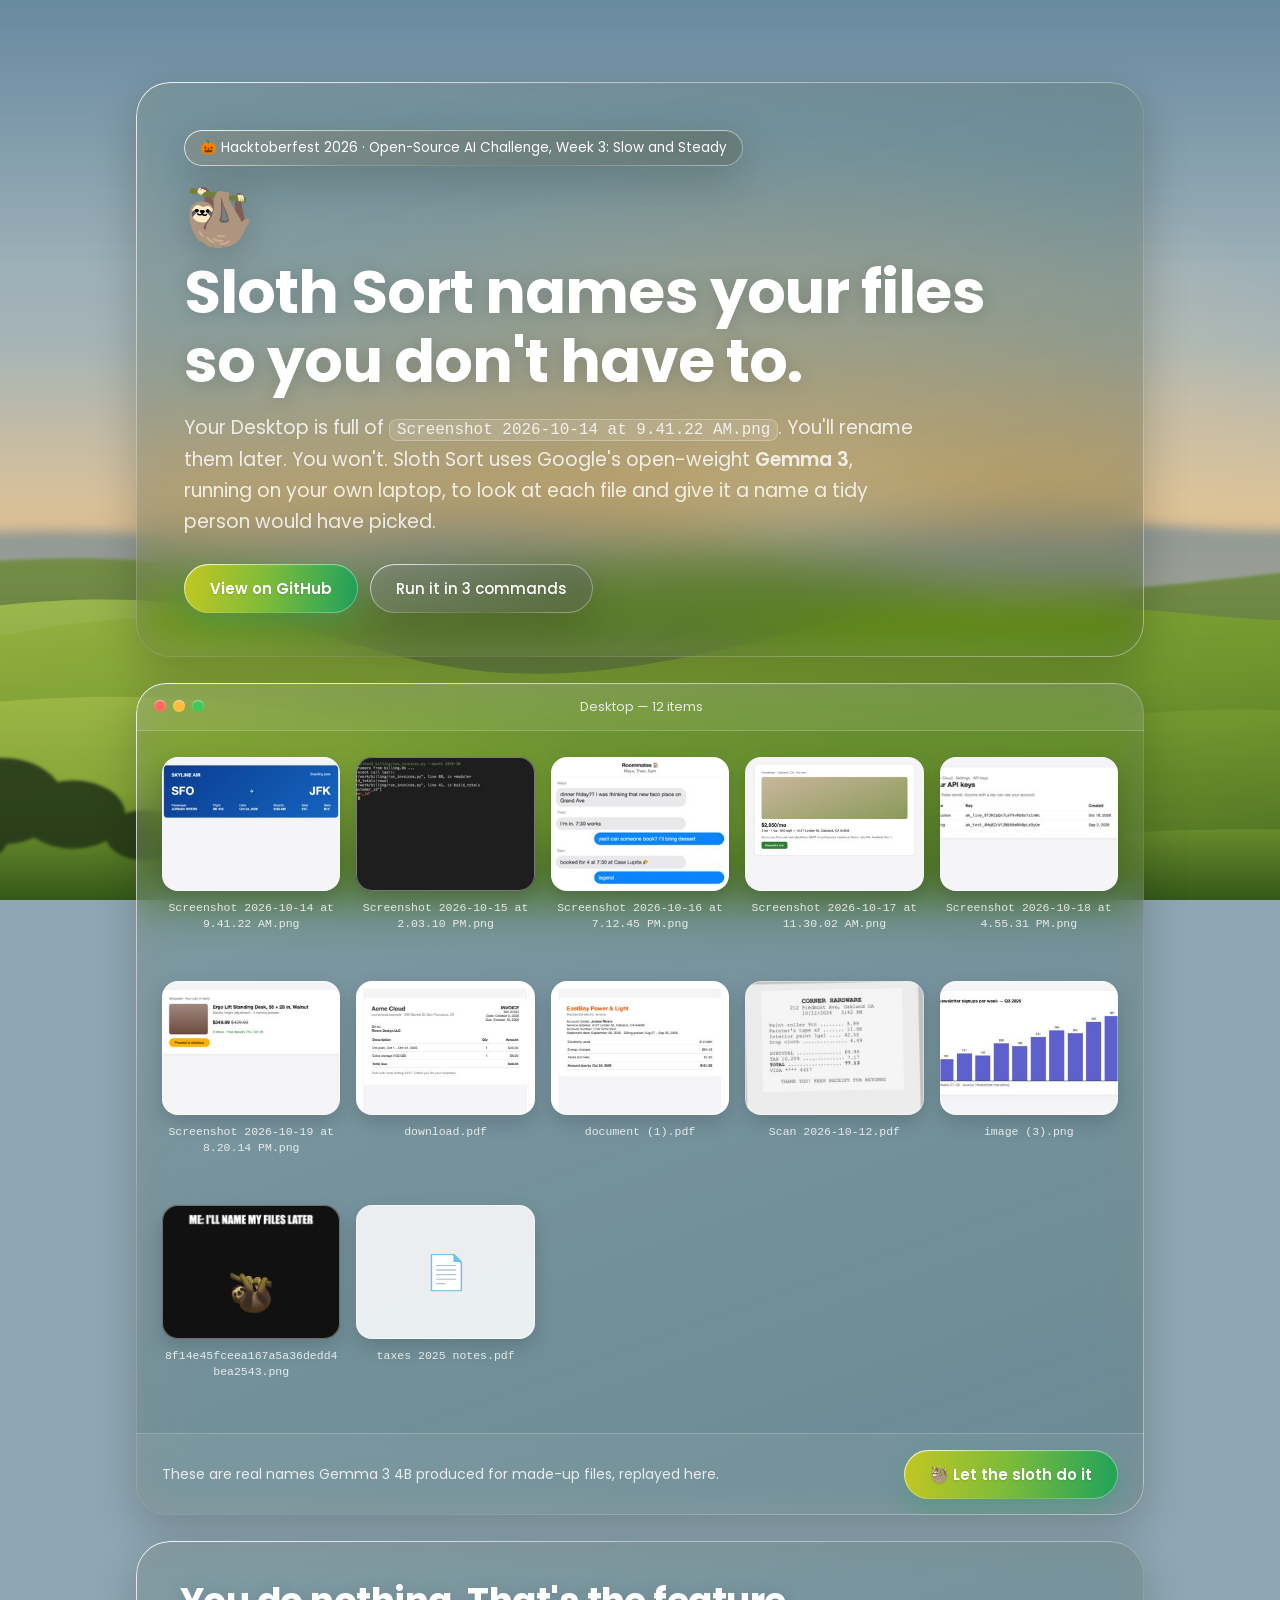
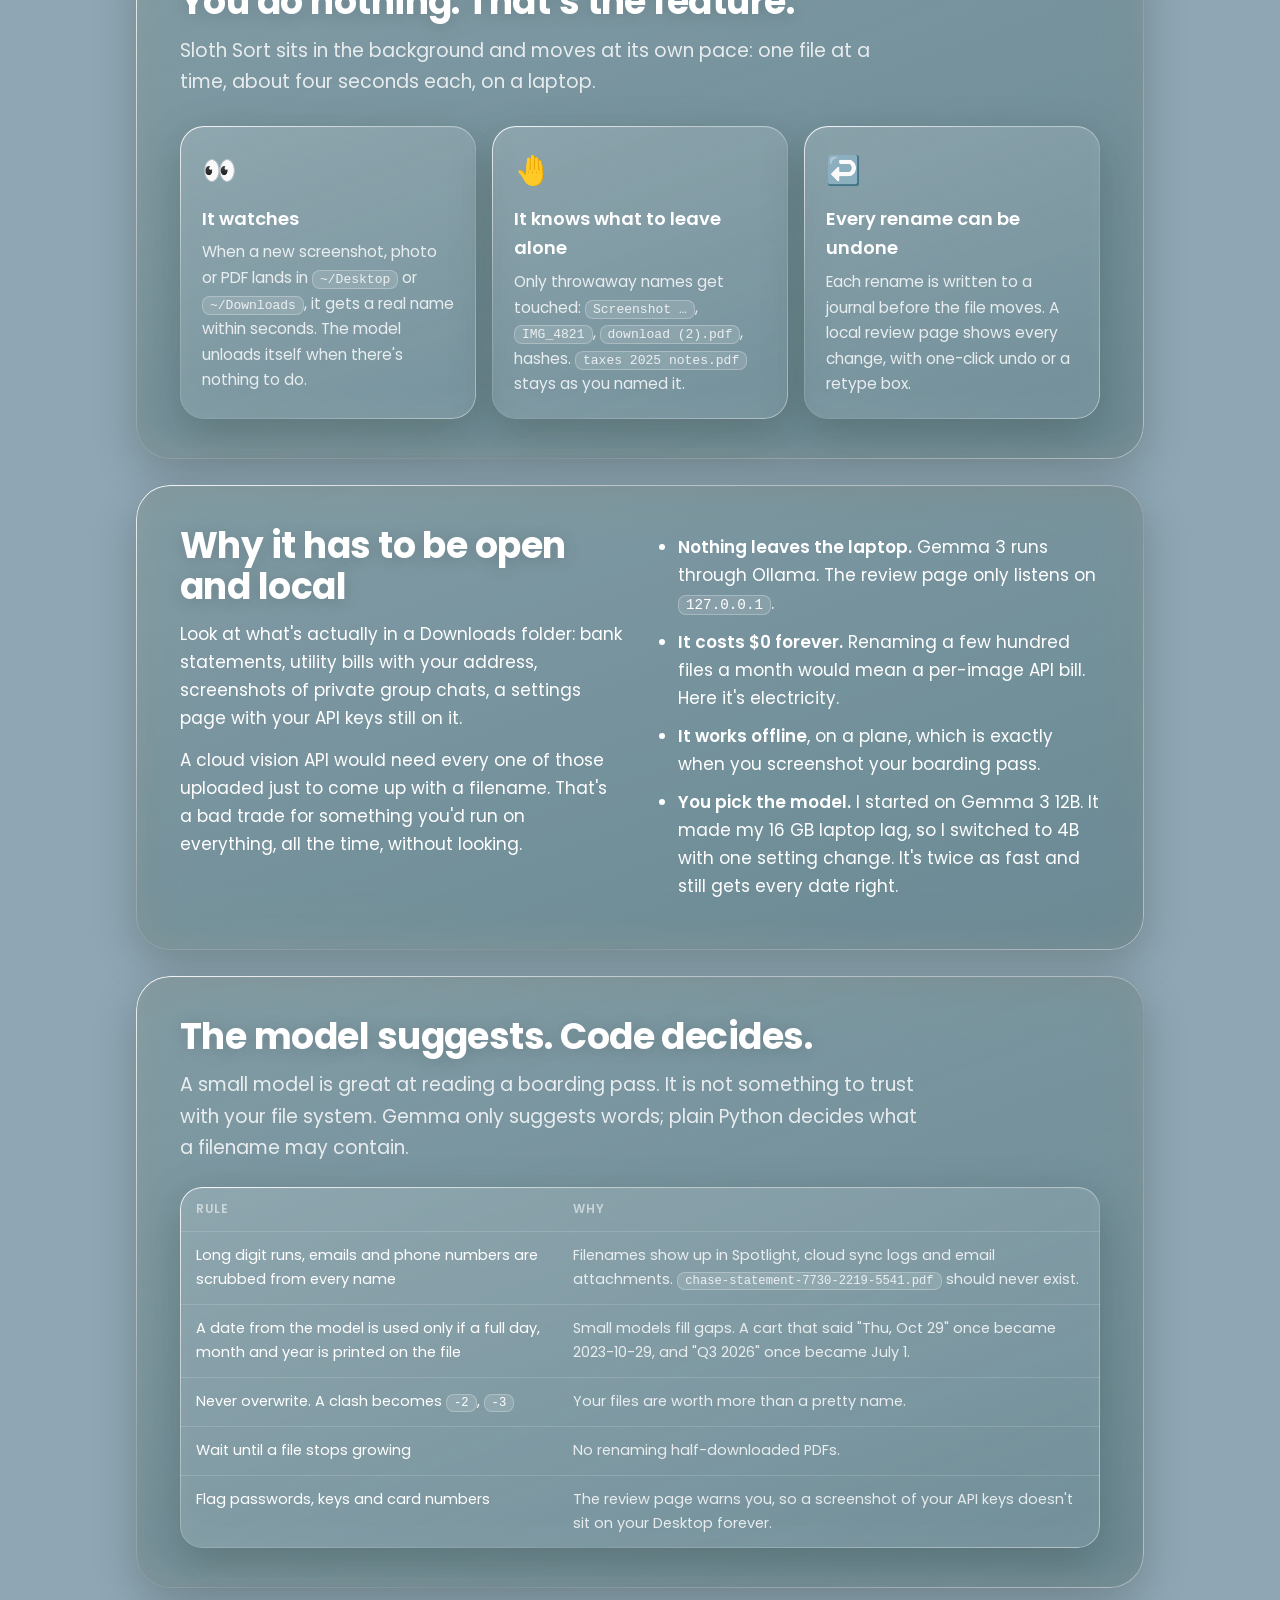
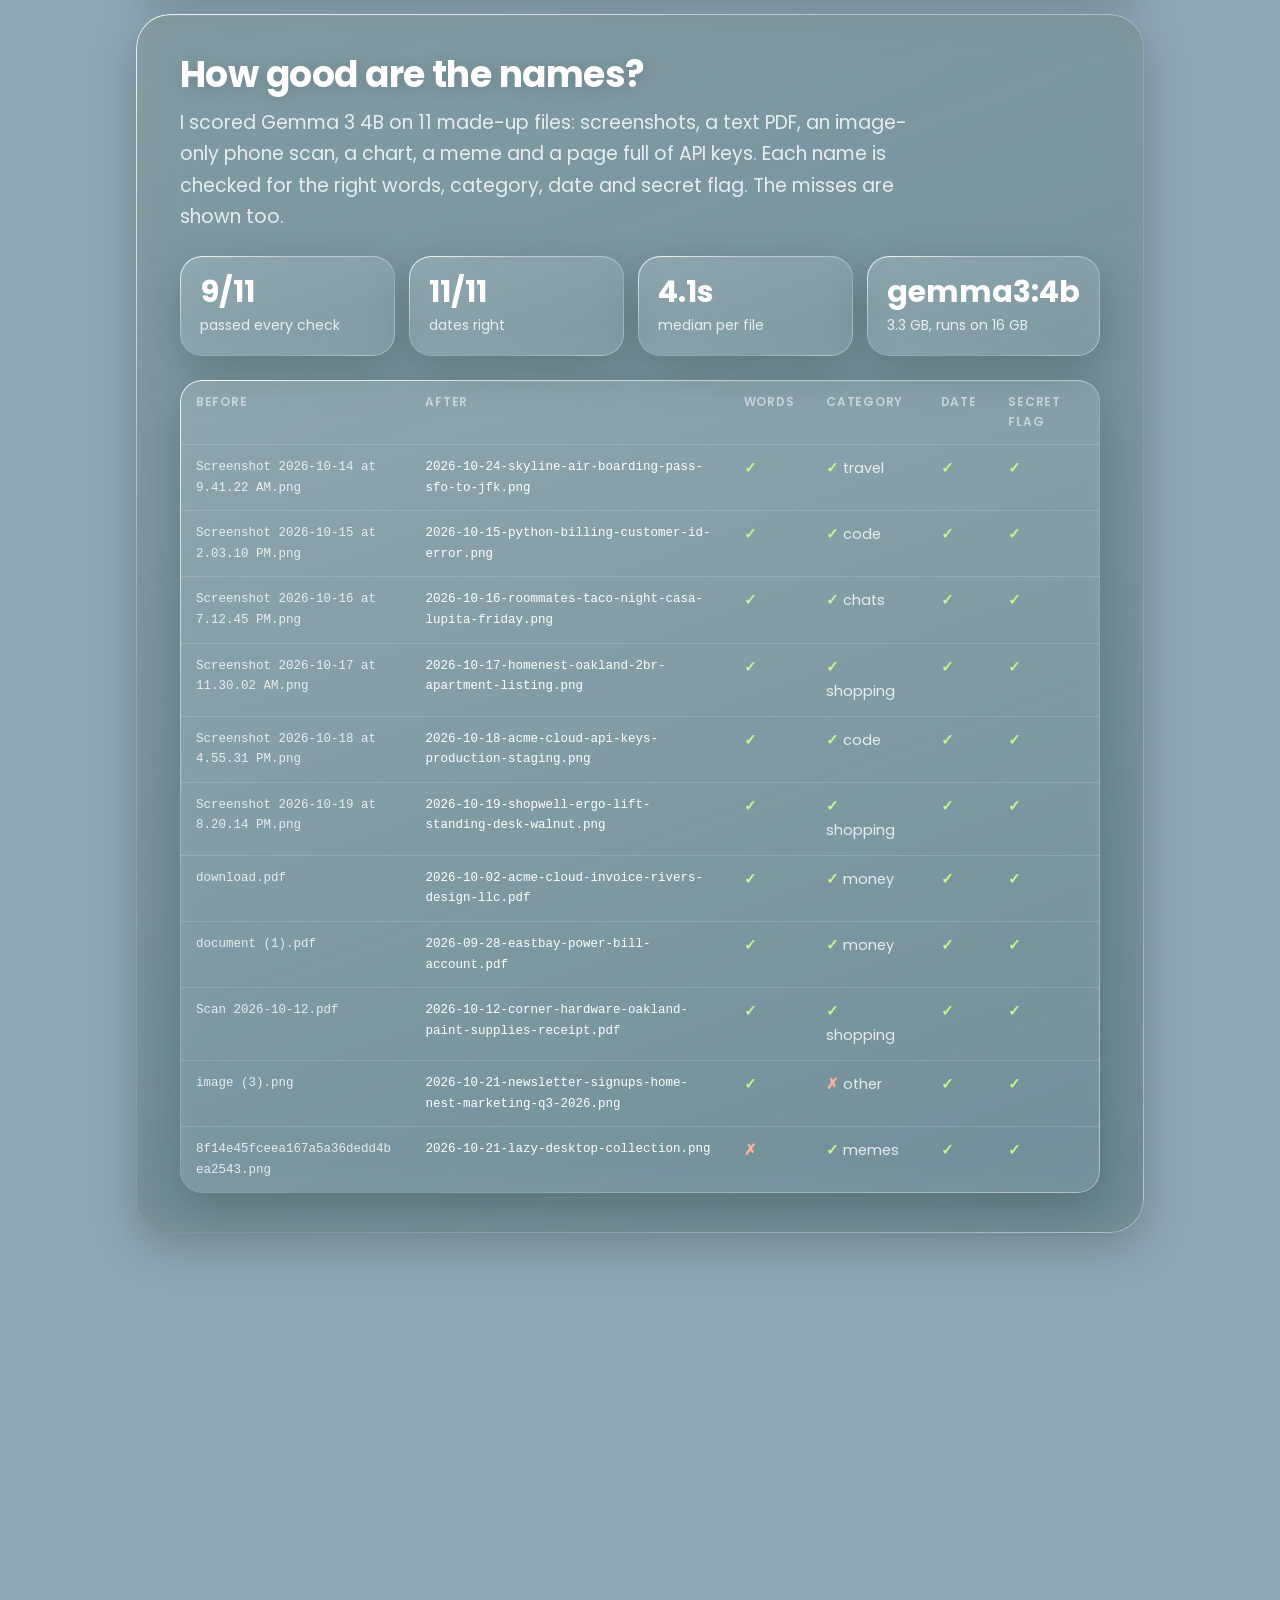
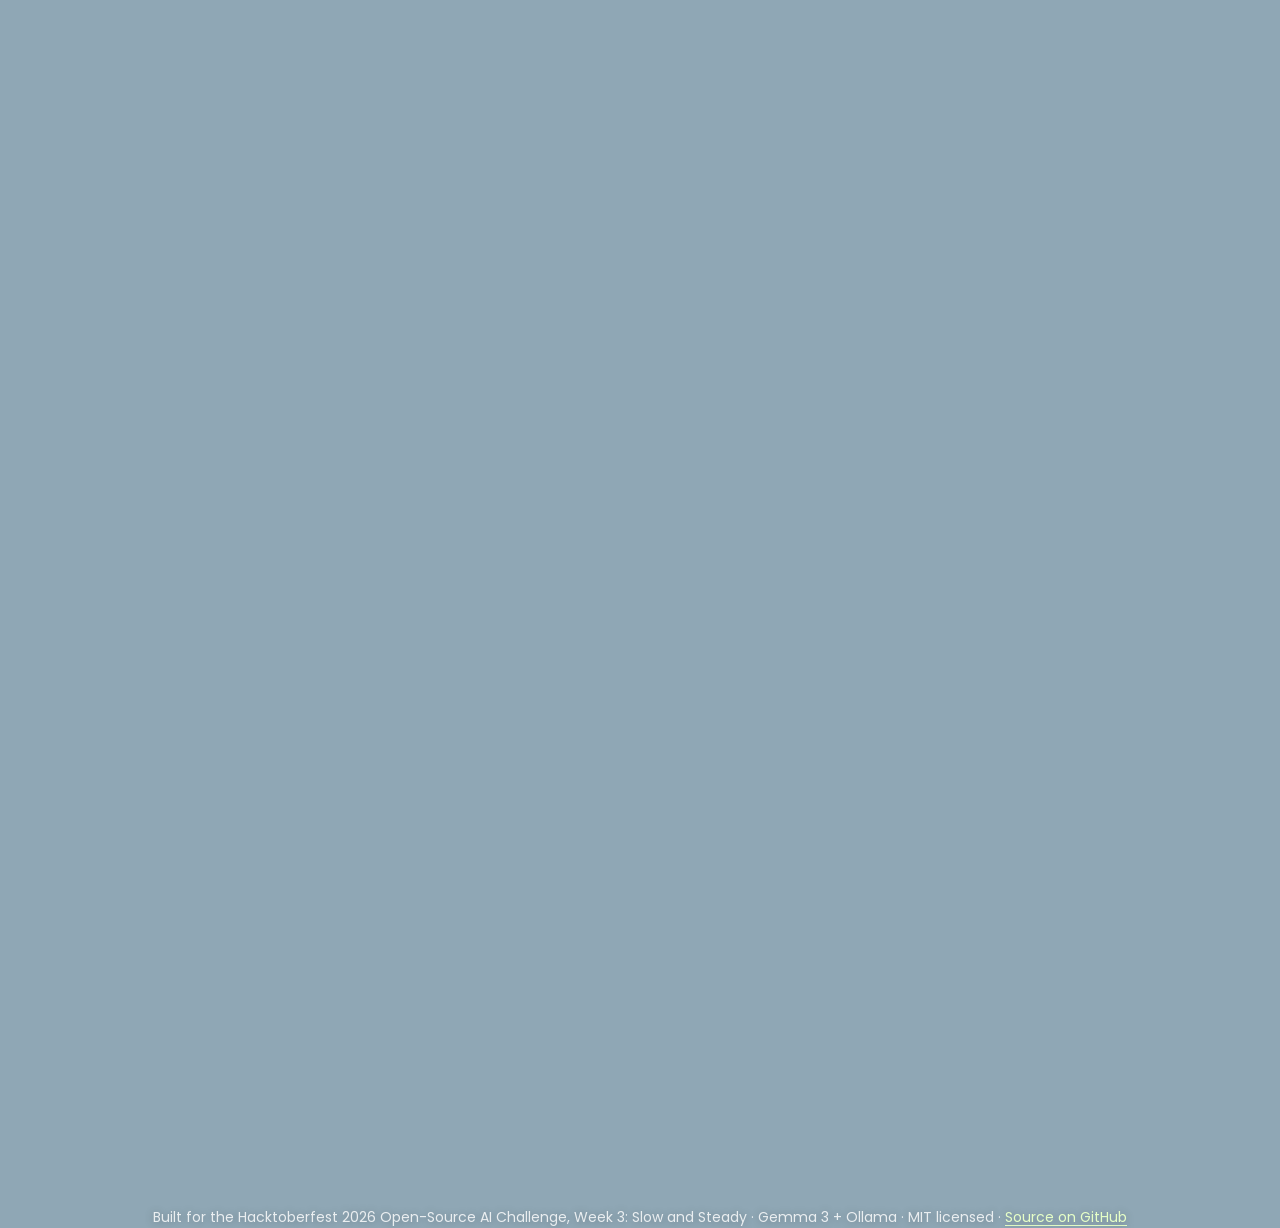
<file: site/index.html>
<!doctype html>
<html lang="en">
<head>
<meta charset="utf-8">
<meta name="viewport" content="width=device-width, initial-scale=1">
<title>Sloth Sort</title>
<meta name="description" content="A local, open-weight model renames the screenshots and PDFs piling up on your Desktop, so you don't have to.">
<link rel="icon" href="data:image/svg+xml,<svg xmlns='http://www.w3.org/2000/svg' viewBox='0 0 100 100'><text y='.9em' font-size='90'>🦥</text></svg>">
<link rel="preconnect" href="https://fonts.googleapis.com">
<link href="https://fonts.googleapis.com/css2?family=Poppins:wght@400;500;600;700&display=swap" rel="stylesheet">
<style>
/* Liquid glass over a soft landscape, matching the app's review page. */
:root {
  --ink: #ffffff;
  --muted: rgba(255, 255, 255, .82);
  --faint: rgba(255, 255, 255, .55);
  --glass: linear-gradient(160deg, rgba(255, 255, 255, .20), rgba(255, 255, 255, .06)), rgba(28, 40, 22, .30);
  --glass-in: linear-gradient(160deg, rgba(255, 255, 255, .14), rgba(255, 255, 255, .04));
  --blur: blur(26px) saturate(175%);
  --rim: linear-gradient(140deg, rgba(255, 255, 255, .85), rgba(255, 255, 255, .16) 32%, rgba(255, 255, 255, .05) 62%, rgba(255, 255, 255, .45));
  --depth: inset 0 1px 1px rgba(255, 255, 255, .38), inset 0 -14px 28px rgba(255, 255, 255, .04), 0 14px 44px rgba(12, 22, 6, .22);
  --green: linear-gradient(95deg, #c3c722 0%, #7dbb3a 48%, #1fa25c 100%);
  --ok: #c9f58f; --no: #ffb39e;
  --warn: #ffd9cc; --warn-bg: rgba(255, 112, 80, .32);
  --ease: cubic-bezier(.22, 1, .36, 1);
  --spring: cubic-bezier(.34, 1.4, .64, 1);
  --mono: ui-monospace, "SF Mono", Menlo, monospace;
  --dusk: rgba(8, 14, 30, 0);
  color-scheme: dark;
}
@media (prefers-color-scheme: dark) { :root:not([data-theme="light"]) { --dusk: rgba(8, 14, 30, .38); } }
:root[data-theme="dark"] { --dusk: rgba(8, 14, 30, .38); }

* { box-sizing: border-box; }
html { -webkit-text-size-adjust: 100%; scroll-behavior: smooth; }
body { margin: 0; background: #8fa7b5; color: var(--ink); font: 17px/1.65 Poppins, "Avenir Next", -apple-system, "Segoe UI", sans-serif; -webkit-font-smoothing: antialiased; }
body::before, body::after { content: ""; position: fixed; inset: 0; z-index: -1; pointer-events: none; }
body::before { background: url("img/landscape.svg") center bottom / cover no-repeat; }
body::after { background: linear-gradient(180deg, rgba(0, 0, 0, .06), rgba(0, 0, 0, 0) 30%, rgba(10, 20, 5, .2)), var(--dusk); }

.wrap { max-width: 1040px; margin: 0 auto; padding: 0 16px; }
h1, h2 { font-weight: 700; letter-spacing: -0.015em; line-height: 1.15; text-shadow: 0 2px 18px rgba(0, 0, 0, .16); }
h1 { font-size: clamp(36px, 6vw, 60px); margin: 0 0 16px; }
h2 { font-size: clamp(26px, 4vw, 36px); margin: 0 0 12px; }
h3 { margin: 0 0 6px; font-size: 18px; font-weight: 600; }
p { margin: 0 0 14px; }
a { color: #e6ffc7; text-underline-offset: 3px; transition: color .4s var(--ease); }
a:hover { color: #fff; }
b { font-weight: 600; }
code { font-family: var(--mono); font-size: .84em; background: rgba(255, 255, 255, .12); box-shadow: inset 0 0 0 1px rgba(255, 255, 255, .26); padding: 2px 8px; border-radius: 8px; overflow-wrap: anywhere; }
.muted { color: var(--muted); }
.lead { font-size: 19px; color: var(--muted); max-width: 740px; }

/* ---------- glass ---------- */
.panel, .window, .badge, .btn, .card, .stat, .table-wrap, pre, .shot {
  position: relative;
  box-shadow: var(--depth);
}
.panel, .window, .badge, .btn.ghost {
  background: var(--glass);
  -webkit-backdrop-filter: var(--blur);
  backdrop-filter: var(--blur);
}
/* Inside a panel the glass is already blurred, so nested pieces only add a light sheen. */
.card, .stat, .table-wrap, pre { background: var(--glass-in); }
.panel::after, .window::after, .badge::after, .btn::after, .card::after, .stat::after, .table-wrap::after, pre::after {
  content: ""; position: absolute; inset: 0; border-radius: inherit; padding: 1px; background: var(--rim);
  -webkit-mask: linear-gradient(#000 0 0) content-box, linear-gradient(#000 0 0);
  -webkit-mask-composite: xor; mask-composite: exclude; pointer-events: none;
}
.panel { border-radius: 34px; padding: 40px 44px; margin: 26px auto; max-width: 1008px; }
.reveal { opacity: 0; transform: translateY(22px) scale(.99); transition: opacity 1s var(--ease), transform 1s var(--ease); }
.reveal.in { opacity: 1; transform: none; }

/* ---------- hero ---------- */
.hero-wrap { padding-top: 56px; }
.hero { padding: 48px 48px 44px; }
.badge { display: inline-flex; gap: 8px; align-items: center; font-size: 13.5px; color: var(--ink); padding: 7px 16px; border-radius: 999px; margin-bottom: 24px; }
.sloth { font-size: 56px; line-height: 1; display: block; margin-bottom: 12px; filter: drop-shadow(0 8px 18px rgba(0, 0, 0, .2)); animation: sway 6s ease-in-out infinite; transform-origin: 50% 0; width: max-content; }
@keyframes sway { 50% { transform: rotate(4deg); } }
.cta { display: flex; gap: 12px; flex-wrap: wrap; margin-top: 26px; }
.btn {
  display: inline-flex; align-items: center; gap: 8px; font: 600 15px Poppins, "Avenir Next", sans-serif;
  padding: 13px 26px; border-radius: 999px; text-decoration: none; cursor: pointer; border: 0;
  background: var(--green); color: #fff; text-shadow: 0 1px 2px rgba(0, 0, 0, .12);
  box-shadow: inset 0 1px 1px rgba(255, 255, 255, .45), 0 10px 26px rgba(31, 162, 92, .32);
  transition: transform .45s var(--spring), filter .45s var(--ease), background .45s var(--ease);
}
.btn.ghost { color: var(--ink); font-weight: 500; text-shadow: none; box-shadow: var(--depth); }
.btn:hover { color: #fff; transform: translateY(-1px) scale(1.03); filter: brightness(1.06); }
.btn:active { transform: scale(.96); transition-duration: .15s; }
.btn:disabled { opacity: .6; cursor: default; transform: none; }
.btn:focus-visible { outline: 2px solid rgba(255, 255, 255, .85); outline-offset: 3px; }

/* ---------- the desktop window ---------- */
.demo { margin: 26px auto; }
.window { border-radius: 30px; overflow: hidden; }
.bar { display: flex; align-items: center; gap: 8px; padding: 13px 18px; background: rgba(255, 255, 255, .08); border-bottom: 1px solid rgba(255, 255, 255, .18); font-size: 13px; color: var(--muted); }
.dots { display: flex; gap: 7px; }
.dots i { width: 12px; height: 12px; border-radius: 50%; background: #ff6b5f; box-shadow: inset 0 1px 1px rgba(255, 255, 255, .5); }
.dots i:nth-child(2) { background: #ffbd3e; } .dots i:nth-child(3) { background: #3fc958; }
.bar .title { flex: 1; text-align: center; margin-right: 56px; }
.grid { display: grid; grid-template-columns: repeat(auto-fill, minmax(170px, 1fr)); gap: 22px 16px; padding: 26px; }
.file { text-align: center; font-size: 12.5px; position: relative; }
.file .pic { width: 100%; aspect-ratio: 4/3; border-radius: 16px; background: rgba(255, 255, 255, .85) center top / cover no-repeat; box-shadow: inset 0 0 0 1px rgba(255, 255, 255, .4), 0 8px 20px rgba(0, 0, 0, .16); transition: transform .7s var(--spring), box-shadow .7s var(--ease); }
.file .name { margin-top: 9px; font-family: var(--mono); font-size: 11.5px; line-height: 1.4; overflow-wrap: anywhere; min-height: 2.8em; color: var(--muted); transition: color .6s var(--ease); }
.file .chip { display: inline-block; margin-top: 5px; font-size: 11px; padding: 2px 10px; border-radius: 999px; background: rgba(185, 242, 122, .24); color: #eaffd4; box-shadow: inset 0 0 0 1px rgba(255, 255, 255, .22); opacity: 0; transform: translateY(4px); transition: opacity .6s var(--ease), transform .6s var(--ease); }
.file.reading .pic { transform: scale(1.05); box-shadow: 0 0 0 3px rgba(255, 223, 128, .85), 0 14px 30px rgba(0, 0, 0, .22); }
.file.reading .name::after { content: " · reading…"; color: #ffe39a; font-family: Poppins, sans-serif; }
.file.done .name { color: #fff; font-weight: 600; animation: pop .7s var(--spring); }
.file.done .chip { opacity: 1; transform: none; }
.file.kept .name { color: #fff; }
@keyframes pop { from { transform: scale(.92); opacity: .3; } }
.file .warn { position: absolute; top: 8px; right: 8px; z-index: 1; font-size: 11px; background: var(--warn-bg); color: var(--warn); padding: 2px 9px; border-radius: 999px; -webkit-backdrop-filter: blur(8px); backdrop-filter: blur(8px); opacity: 0; transition: opacity .6s var(--ease); }
.file.done .warn { opacity: 1; }
.controls { display: flex; justify-content: space-between; align-items: center; gap: 12px; flex-wrap: wrap; padding: 16px 26px; border-top: 1px solid rgba(255, 255, 255, .18); background: rgba(255, 255, 255, .06); }
.controls .status { font-size: 14px; color: var(--muted); }

/* ---------- cards, tables, stats ---------- */
.cards { display: grid; grid-template-columns: repeat(3, 1fr); gap: 16px; margin-top: 28px; }
.card { border-radius: 24px; padding: 22px; transition: transform .6s var(--ease); }
.card:hover, .stat:hover { transform: translateY(-3px); }
.card .ico { font-size: 28px; display: block; margin-bottom: 10px; }
.card p { color: var(--muted); font-size: 15.5px; margin: 0; }
.table-wrap { overflow-x: auto; border-radius: 22px; margin-top: 24px; }
table { width: 100%; border-collapse: collapse; font-size: 14.5px; }
th, td { text-align: left; padding: 12px 16px; border-bottom: 1px solid rgba(255, 255, 255, .14); vertical-align: top; }
tr:last-child td { border-bottom: 0; }
th { font-size: 12px; text-transform: uppercase; letter-spacing: .06em; color: var(--faint); font-weight: 600; }
td.mono { font-family: var(--mono); font-size: 12.5px; overflow-wrap: anywhere; }
#evaltable { min-width: 760px; }
.ok { color: var(--ok); font-weight: 600; } .no { color: var(--no); font-weight: 600; }
.stats { display: grid; grid-template-columns: repeat(4, 1fr); gap: 14px; margin-top: 24px; }
.stat { border-radius: 22px; padding: 18px 20px; transition: transform .6s var(--ease); }
.stat b { display: block; font-size: 30px; font-weight: 700; line-height: 1.2; }
.stat span { font-size: 14px; color: var(--muted); }

.shot { width: 100%; border-radius: 22px; margin-top: 26px; display: block; }
pre { border-radius: 20px; padding: 18px 22px; overflow-x: auto; font: 14px/1.7 var(--mono); }
.two { display: grid; grid-template-columns: 1fr 1fr; gap: 36px; align-items: start; }
ul.plain { padding-left: 20px; margin: 0; } ul.plain li { margin-bottom: 10px; }
footer { padding: 30px 16px 60px; color: var(--muted); font-size: 14px; text-align: center; text-shadow: 0 1px 10px rgba(0, 0, 0, .3); }

@media (max-width: 760px) {
  body { font-size: 16px; }
  .panel { margin: 16px 0; padding: 28px 22px; border-radius: 28px; }
  .hero { padding: 32px 22px 30px; }
  .hero-wrap { padding-top: 24px; }
  .cards, .two { grid-template-columns: 1fr; }
  .stats { grid-template-columns: 1fr 1fr; }
  .grid { grid-template-columns: repeat(2, 1fr); padding: 16px; gap: 16px 12px; }
  .bar .title { margin-right: 0; }
  .lead { font-size: 17px; }
}
@media (prefers-reduced-motion: reduce) {
  *, *::before, *::after { animation: none !important; transition: none !important; }
  .reveal { opacity: 1; transform: none; }
}
</style>
</head>
<body>

<div class="wrap hero-wrap"><header class="panel hero">
  <span class="badge">🎃 Hacktoberfest 2026 · Open-Source AI Challenge, Week 3: Slow and Steady</span>
  <span class="sloth" aria-hidden="true">🦥</span>
  <h1>Sloth Sort names your files<br>so you don't have to.</h1>
  <p class="lead">Your Desktop is full of <code>Screenshot 2026-10-14 at 9.41.22 AM.png</code>. You'll rename them later. You won't. Sloth Sort uses Google's open-weight <b>Gemma 3</b>, running on your own laptop, to look at each file and give it a name a tidy person would have picked.</p>
  <div class="cta">
    <a class="btn" href="https://github.com/ErikDallaqyan/hacktoberfest-project">View on GitHub</a>
    <a class="btn ghost" href="#run">Run it in 3 commands</a>
  </div>
</header></div>

<section class="wrap demo" aria-label="Demo">
  <div class="window">
    <div class="bar"><span class="dots" aria-hidden="true"><i></i><i></i><i></i></span><span class="title">Desktop — <span id="count">11</span> items</span></div>
    <div class="grid" id="grid"></div>
    <div class="controls">
      <span class="status" id="status">These are real names Gemma 3 4B produced for made-up files, replayed here.</span>
      <button class="btn" id="go" type="button">🦥 Let the sloth do it</button>
    </div>
  </div>
</section>

<div class="wrap"><section class="panel reveal">
  <h2>You do nothing. That's the feature.</h2>
  <p class="lead">Sloth Sort sits in the background and moves at its own pace: one file at a time, about four seconds each, on a laptop.</p>
  <div class="cards">
    <div class="card"><span class="ico">👀</span><h3>It watches</h3><p>When a new screenshot, photo or PDF lands in <code>~/Desktop</code> or <code>~/Downloads</code>, it gets a real name within seconds. The model unloads itself when there's nothing to do.</p></div>
    <div class="card"><span class="ico">🤚</span><h3>It knows what to leave alone</h3><p>Only throwaway names get touched: <code>Screenshot …</code>, <code>IMG_4821</code>, <code>download (2).pdf</code>, hashes. <code>taxes 2025 notes.pdf</code> stays as you named it.</p></div>
    <div class="card"><span class="ico">↩️</span><h3>Every rename can be undone</h3><p>Each rename is written to a journal before the file moves. A local review page shows every change, with one-click undo or a retype box.</p></div>
  </div>
</section></div>

<div class="wrap"><section class="panel reveal">
  <div class="two">
    <div>
      <h2>Why it has to be open and local</h2>
      <p>Look at what's actually in a Downloads folder: bank statements, utility bills with your address, screenshots of private group chats, a settings page with your API keys still on it.</p>
      <p>A cloud vision API would need every one of those uploaded just to come up with a filename. That's a bad trade for something you'd run on everything, all the time, without looking.</p>
    </div>
    <div>
      <ul class="plain" style="margin-top: 8px">
        <li><b>Nothing leaves the laptop.</b> Gemma 3 runs through Ollama. The review page only listens on <code>127.0.0.1</code>.</li>
        <li><b>It costs $0 forever.</b> Renaming a few hundred files a month would mean a per-image API bill. Here it's electricity.</li>
        <li><b>It works offline</b>, on a plane, which is exactly when you screenshot your boarding pass.</li>
        <li><b>You pick the model.</b> I started on Gemma 3 12B. It made my 16 GB laptop lag, so I switched to 4B with one setting change. It's twice as fast and still gets every date right.</li>
      </ul>
    </div>
  </div>
</section></div>

<div class="wrap"><section class="panel reveal">
  <h2>The model suggests. Code decides.</h2>
  <p class="lead">A small model is great at reading a boarding pass. It is not something to trust with your file system. Gemma only suggests words; plain Python decides what a filename may contain.</p>
  <div class="table-wrap"><table>
    <tr><th>Rule</th><th>Why</th></tr>
    <tr><td>Long digit runs, emails and phone numbers are scrubbed from every name</td><td class="muted">Filenames show up in Spotlight, cloud sync logs and email attachments. <code>chase-statement-7730-2219-5541.pdf</code> should never exist.</td></tr>
    <tr><td>A date from the model is used only if a full day, month and year is printed on the file</td><td class="muted">Small models fill gaps. A cart that said "Thu, Oct 29" once became 2023-10-29, and "Q3 2026" once became July 1.</td></tr>
    <tr><td>Never overwrite. A clash becomes <code>-2</code>, <code>-3</code></td><td class="muted">Your files are worth more than a pretty name.</td></tr>
    <tr><td>Wait until a file stops growing</td><td class="muted">No renaming half-downloaded PDFs.</td></tr>
    <tr><td>Flag passwords, keys and card numbers</td><td class="muted">The review page warns you, so a screenshot of your API keys doesn't sit on your Desktop forever.</td></tr>
  </table></div>
</section></div>

<div class="wrap"><section class="panel reveal" id="eval">
  <h2>How good are the names?</h2>
  <p class="lead">I scored Gemma 3 4B on 11 made-up files: screenshots, a text PDF, an image-only phone scan, a chart, a meme and a page full of API keys. Each name is checked for the right words, category, date and secret flag. The misses are shown too.</p>
  <div class="stats" id="stats"></div>
  <div class="table-wrap"><table id="evaltable"><thead><tr><th>Before</th><th>After</th><th>Words</th><th>Category</th><th>Date</th><th>Secret flag</th></tr></thead><tbody></tbody></table></div>
</section></div>

<div class="wrap"><section class="panel reveal">
  <h2>The review page</h2>
  <p class="lead">Runs on your machine at <code>127.0.0.1:8765</code>. Undo anything, retype anything, or tidy up the backlog of old files in one click.</p>
  <img class="shot" src="img/review.jpg" alt="Sloth Sort review page listing renamed files with before and after names, categories and Undo buttons" loading="lazy">
</section></div>

<div class="wrap"><section class="panel reveal" id="run">
  <h2>Run it</h2>
  <p class="lead">You need macOS or Linux, Python 3.11+ and <a href="https://ollama.com">Ollama</a>.</p>
<pre>ollama pull gemma3:4b
pip install -r requirements.txt
python -m slothsort          # then open http://127.0.0.1:8765</pre>
  <p class="muted">Want to see what it would do first? <code>python -m slothsort scan ~/Downloads</code> previews names without touching anything.</p>
</section></div>

<footer class="wrap">
  Built for the Hacktoberfest 2026 Open-Source AI Challenge, Week 3: Slow and Steady · Gemma 3 + Ollama · MIT licensed ·
  <a href="https://github.com/ErikDallaqyan/hacktoberfest-project">Source on GitHub</a>
</footer>

<script>
const esc = (s) => String(s).replace(/[&<>"]/g, (c) => ({ "&": "&amp;", "<": "&lt;", ">": "&gt;", '"': "&quot;" })[c]);
const mark = (ok) => ok ? '<span class="ok">✓</span>' : '<span class="no">✗</span>';
const sleep = (ms) => new Promise((r) => setTimeout(r, ms));

const io = "IntersectionObserver" in window ? new IntersectionObserver((entries) => {
  for (const e of entries) if (e.isIntersecting) { e.target.classList.add("in"); io.unobserve(e.target); }
}, { threshold: 0.12 }) : null;
document.querySelectorAll(".reveal").forEach((el) => io ? io.observe(el) : el.classList.add("in"));

fetch("data/eval.json").then((r) => r.json()).then(({ summary, rows }) => {
  // Keep a file a human named on purpose in the demo, to show it gets left alone.
  const files = [...rows, { file: "taxes 2025 notes.pdf", kept: true }];
  const grid = document.getElementById("grid");
  grid.innerHTML = files.map((f, i) => `
    <div class="file" id="f${i}">
      ${f.secrets ? '<span class="warn">shows a key</span>' : ""}
      <div class="pic" style="${f.thumb ? `background-image:url('${f.thumb}')` : "display:grid;place-items:center;font-size:34px"}">${f.thumb ? "" : "📄"}</div>
      <div class="name">${esc(f.file)}</div>
      ${f.category ? `<span class="chip">${esc(f.category)}</span>` : ""}
    </div>`).join("");
  document.getElementById("count").textContent = files.length;

  let ran = false;
  const go = document.getElementById("go");
  const status = document.getElementById("status");
  go.onclick = async () => {
    if (ran) { location.hash = "eval"; return; }
    ran = true; go.disabled = true;
    let model = 0;
    for (let i = 0; i < files.length; i++) {
      const el = document.getElementById(`f${i}`), f = files[i];
      if (f.kept) {
        el.classList.add("kept");
        status.textContent = `Left "${f.file}" alone: someone named it on purpose.`;
        await sleep(900);
        continue;
      }
      el.classList.add("reading");
      status.textContent = `Reading ${f.file} (took Gemma ${f.seconds}s)…`;
      await sleep(Math.min(1400, 250 + f.seconds * 160));
      el.classList.remove("reading");
      el.classList.add("done");
      el.querySelector(".name").textContent = f.name;
      model += f.seconds;
      await sleep(150);
    }
    status.textContent = `Done. ${rows.length} files named in ${Math.round(model)}s of model time on a laptop. Your effort: zero clicks.`;
    go.disabled = false;
    go.textContent = "See how they scored ↓";
  };

  const s = summary;
  document.getElementById("stats").innerHTML = [
    [`${s.all_checks_passed}/${s.files}`, "passed every check"],
    [`${s.date}/${s.files}`, "dates right"],
    [`${s.median_seconds}s`, "median per file"],
    [s.model, "3.3 GB, runs on 16 GB"],
  ].map(([b, t]) => `<div class="stat"><b>${esc(b)}</b><span>${esc(t)}</span></div>`).join("");

  document.querySelector("#evaltable tbody").innerHTML = rows.map((r) => `
    <tr><td class="mono muted">${esc(r.file)}</td><td class="mono">${esc(r.name)}</td>
    <td>${mark(r.checks.words)}</td><td>${mark(r.checks.category)} <span class="muted">${esc(r.category)}</span></td>
    <td>${mark(r.checks.date)}</td><td>${mark(r.checks.secrets)}</td></tr>`).join("");
});
</script>
</body>
</html>
</file>
